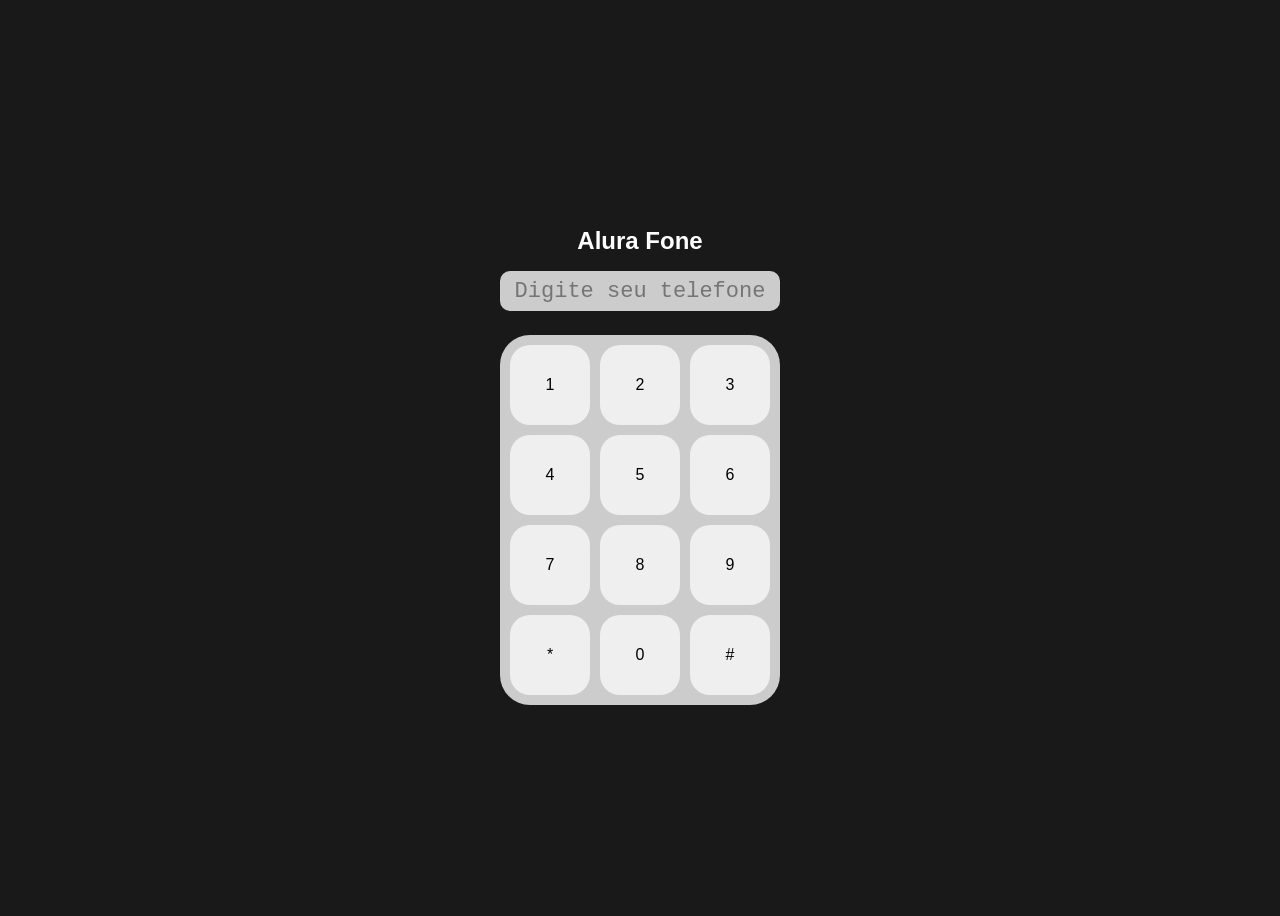
<file: Alura Fone/index.html>
<!DOCTYPE html>
<html lang="en">
<head>
    <meta charset="UTF-8">
    <meta http-equiv="X-UA-Compatible" content="IE=edge">
    <meta name="viewport" content="width=device-width, initial-scale=1.0">
    <link rel="stylesheet" href="style.css">
    <title>Document</title>
</head>
<body>
    <h1> Alura Fone </h1>
    <input id="campo" type="tel" placeholder="Digite seu telefone">
    <section class="teclado">
       <input type="button" value="1">
        <input type="button" value="2">
        <input type="button" value="3">
        <input type="button" value="4">
        <input type="button" value="5">
        <input type="button" value="6">
        <input type="button" value="7">
        <input type="button" value="8">
        <input type="button" value="9">
        <input type="button" value="*">
        <input type="button" value="0">
        <input type="button" value="#">
      </section>
    <script src="main.js"></script>
</body>
</html>
</file>
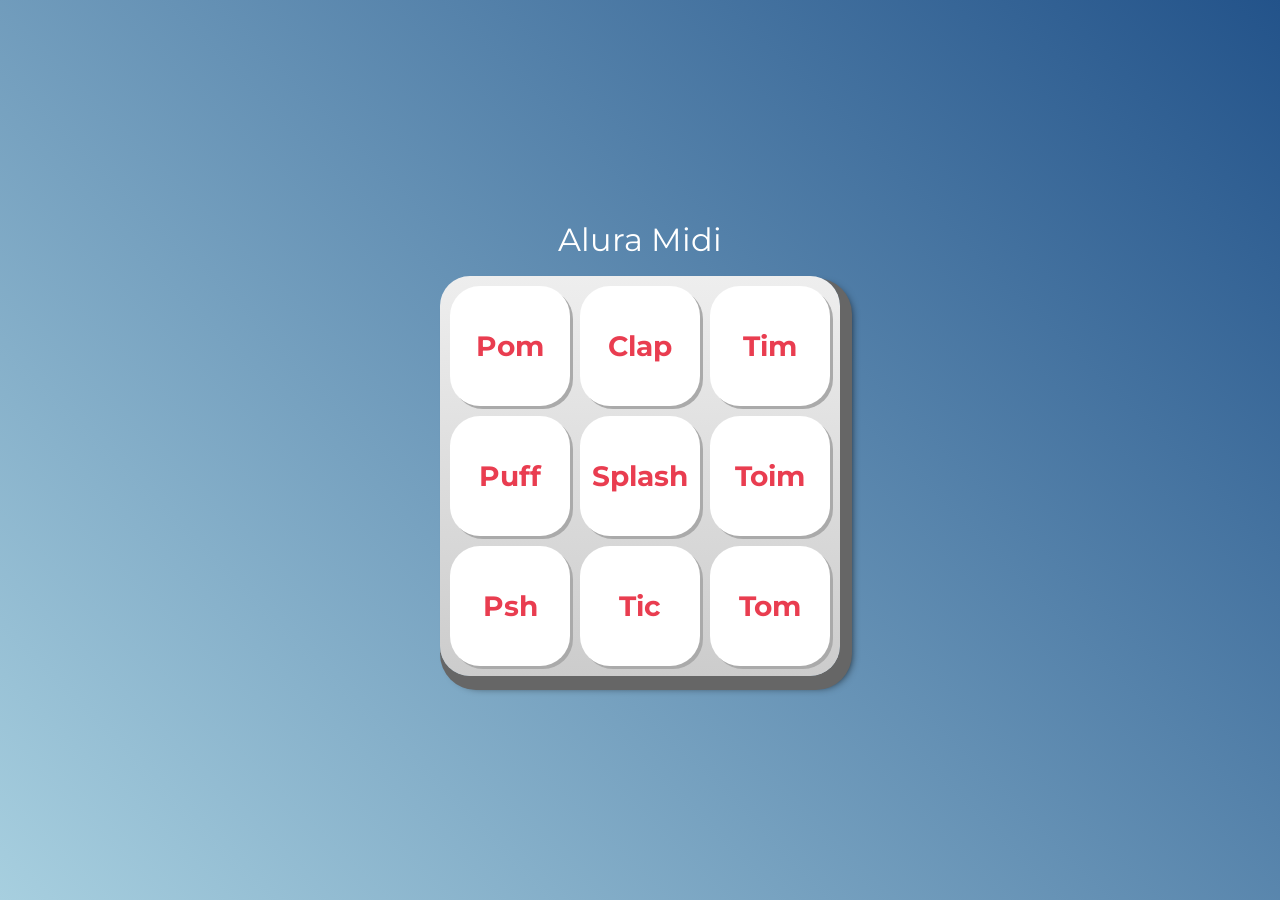
<file: Aluramidi/index.html>
<!DOCTYPE html>
<html lang="pt-BR">
<head>
    <meta charset="UTF-8">
    <meta http-equiv="X-UA-Compatible" content="IE=edge">
    <meta name="viewport" content="width=device-width, initial-scale=1.0">

    <title>Alura MIDI</title>

    <link rel="preconnect" href="https://fonts.googleapis.com">
    <link rel="preconnect" href="https://fonts.gstatic.com" crossorigin>
    <link href="https://fonts.googleapis.com/css2?family=Montserrat:wght@500;600&display=swap" rel="stylesheet">

    <link rel="icon" type="image/png" href="images/bateria.png">
    <link rel="stylesheet" href="css/reset.css">
    <link rel="stylesheet" href="css/estilos.css">

</head>
<body>

    <h1>Alura Midi</h1>

    <section class="teclado">
        <button data-atribute="pom" class="tecla tecla_pom">Pom</button>
        <button data-atribute="clap" class="tecla tecla_clap">Clap</button>
        <button data-atribute="tim" class="tecla tecla_tim">Tim</button>

        <button data-atribute="puff" class="tecla tecla_puff">Puff</button>
        <button data-atribute="splash" class="tecla tecla_splash">Splash</button>
        <button data-atribute="toim" class="tecla tecla_toim">Toim</button>

        <button data-atribute="psh" class="tecla tecla_psh">Psh</button>
        <button data-atribute="tic" class="tecla tecla_tic">Tic</button>
        <button data-atribute="tom" class="tecla tecla_tom">Tom</button>
    </section>

    <audio src="sounds/keyq.wav" id="som_tecla_pom"></audio>
    <audio src="sounds/keyw.wav" id="som_tecla_clap"></audio>
    <audio src="sounds/keye.wav" id="som_tecla_tim"></audio>
    <audio src="sounds/keya.wav" id="som_tecla_puff"></audio>
    <audio src="sounds/keys.wav" id="som_tecla_splash"></audio>
    <audio src="sounds/keyd.wav" id="som_tecla_toim"></audio>
    <audio src="sounds/keyz.wav" id="som_tecla_psh"></audio>
    <audio src="sounds/keyx.wav" id="som_tecla_tic"></audio>
    <audio src="sounds/keyc.wav" id="som_tecla_tom"></audio>
    <script src="./script/main.js"></script>
</body>
</html>
</file>
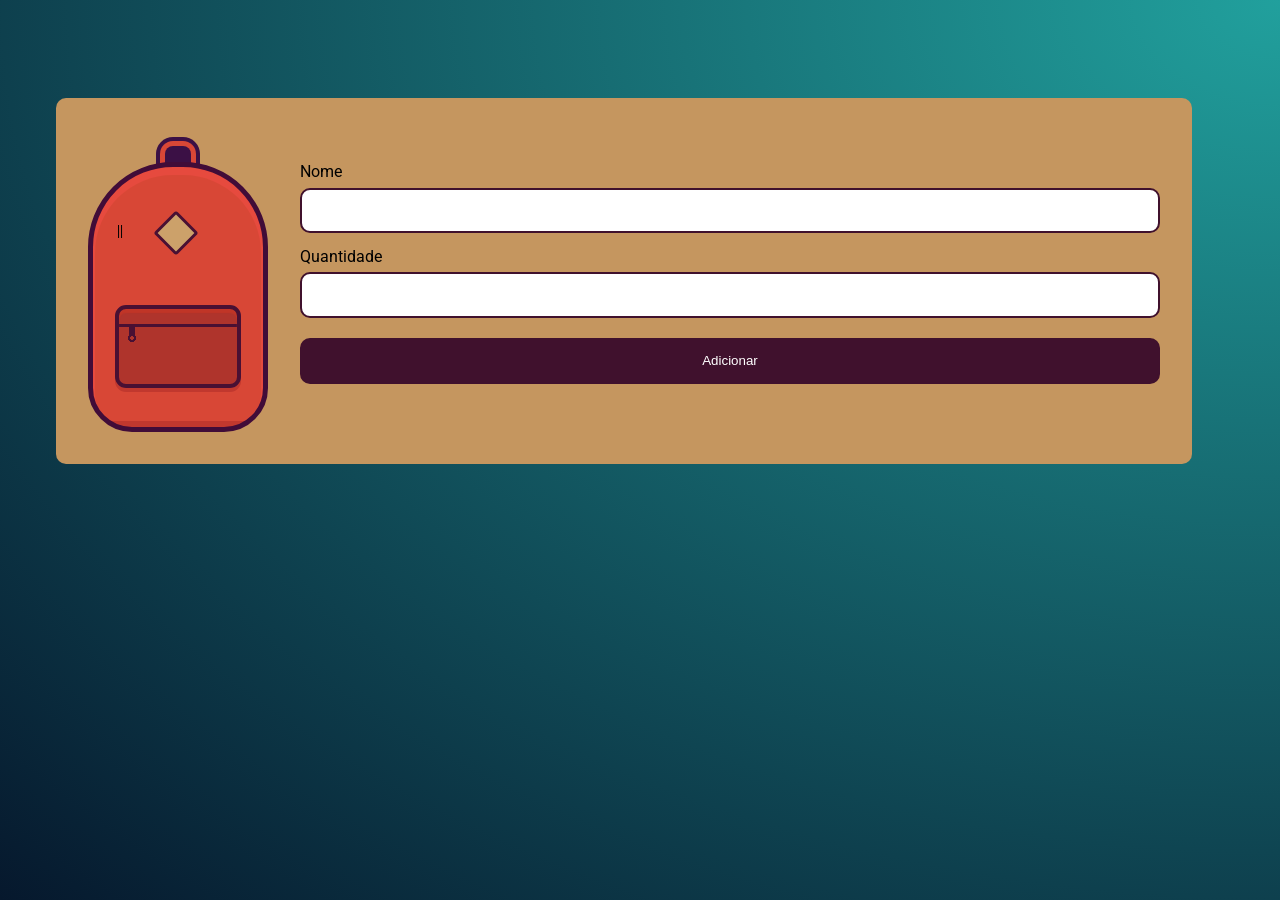
<file: Mochila de viagem/index.html>
<!DOCTYPE html>
<html lang="en">
<head>
    <meta charset="UTF-8">
    <meta http-equiv="X-UA-Compatible" content="IE=edge">
    <meta name="viewport" content="width=device-width, initial-scale=1.0">
    <title>Mochila de viagem</title>
    <link rel="stylesheet" href="css/style.css">

    <link rel="preconnect" href="https://fonts.googleapis.com">
    <link rel="preconnect" href="https://fonts.gstatic.com" crossorigin>
    <link href="https://fonts.googleapis.com/css2?family=Roboto&display=swap" rel="stylesheet"> 
</head>
<body>
    <main class="conteudo">
        <div class="principal">
            <div class="mochila"></div>
            <form action="" class="adicionar">
                <label for="item">Nome</label>
                <input type="text" name="nome" id="nome">
                <label for="item">Quantidade</label>
                <input type="number" name="quantidade" id="quantidade">
                <input type="submit" value="Adicionar" class="cadastrar">
            </form>
        </div>
        
        <ul class="lista" id="lista">
            <!-- <li class="item"><strong>7</strong>Camisas</li>
            <li class="item"><strong>1</strong>Calça</li>
            <li class="item"><strong>3</strong>Casaco</li>
            <li class="item"><strong>3</strong>Meia</li>
            <li class="item"><strong>10</strong>Cuecas</li>
            <li class="item"><strong>2</strong>Tênis</li>
            <li class="item"><strong>1</strong>Celular</li>
            <li class="item"><strong>1</strong>Carregador</li>
            <li class="item"><strong>1</strong>Adaptador de tomada</li> -->
        </ul>
    </main>
    <script src="./js/main.js"></script>
</body>
</html>
</file>
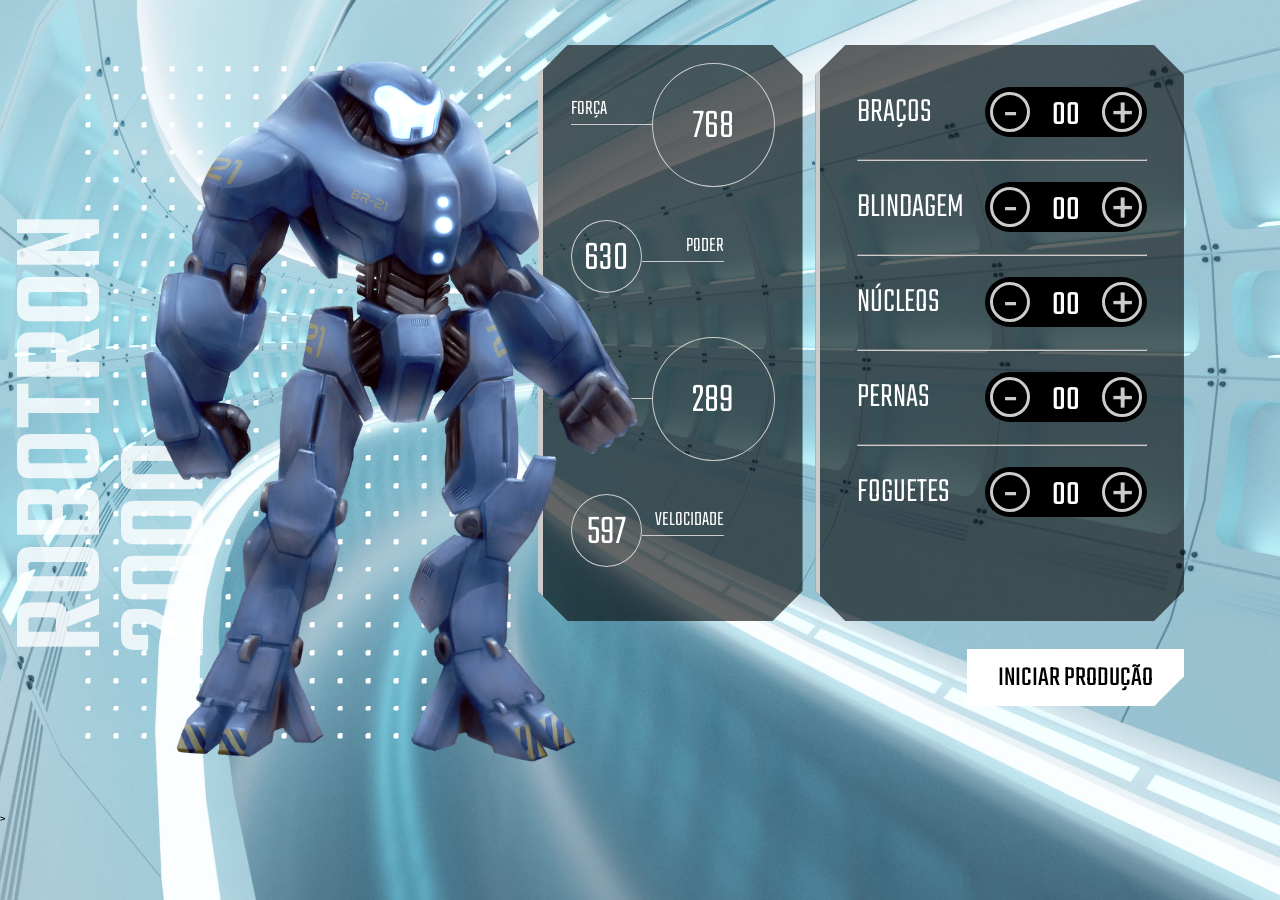
<file: Robotron 2000/index.html>
<!DOCTYPE html>
<html lang="en">
<head>
    <meta charset="UTF-8">
    <meta http-equiv="X-UA-Compatible" content="IE=edge">
    <meta name="viewport" content="width=device-width, initial-scale=1.0">
    <link rel="shortcut icon" type="image/jpg" href="img/favicon.ico"/>
    <title>Robotron 2000</title>

    <link rel="stylesheet" href="css/style.css">
    <link rel="preconnect" href="https://fonts.googleapis.com">
    <link rel="preconnect" href="https://fonts.gstatic.com" crossorigin>
    <link href="https://fonts.googleapis.com/css2?family=Teko:wght@300;500&display=swap" rel="stylesheet"> 
</head>
<body>
    <main>
        <section class="robotron">
            <img class="robo" src="img/robotron.png" alt="Robotron" id="robotron">
            <figcaption class="titulo">ROBOTRON <br>2000</figcaption>
        </section>

        <section class="box estatisticas">
            <div class="estatistica">
                <p class="estatistica-titulo">Força</p>
                <div class="estatistica-valor">
                    <p class="estatistica-numero" data-estatistica="forca">768</p>
                </div>
            </div>
            <div class="estatistica">
                <p class="estatistica-titulo">Poder</p>
                <div class="estatistica-valor">
                    <p class="estatistica-numero" data-estatistica="poder">630</p>
                </div>
            </div>
            <div class="estatistica">
                <p class="estatistica-titulo">Energia</p>
                <div class="estatistica-valor">
                    <p class="estatistica-numero" data-estatistica="energia">289</p>
                </div>
            </div>
            <div class="estatistica">
                <p class="estatistica-titulo">Velocidade</p>
                <div class="estatistica-valor">
                    <p class="estatistica-numero" data-estatistica="velocidade">597</p>
                </div>
            </div>
        </section>

        <section class="equipamentos">
            <form action="" class="montador">
                <div class="box montador-conteudo">
                    <div class="peca">
                        <label for="" class="peca-titulo">Braços</label>
                        <div class="controle">
                            <buttom class="controle-ajuste" data-controle="-" data-peca="bracos">-</buttom>
                            <input type="text" class="controle-contador" value="00" data-contador>
                            <buttom class="controle-ajuste" data-controle="+" data-peca="bracos">+</buttom>
                        </div>
                    </div>
                    <hr class="linha">
                    <div class="peca">
                        <label for="" class="peca-titulo">Blindagem</label>
                        <div class="controle">
                            <buttom class="controle-ajuste" data-controle="-" data-peca="blindagem'">-</buttom>
                            <input type="text" class="controle-contador" value="00" data-contador>
                            <buttom class="controle-ajuste" data-controle="+" data-peca="blindagem'">+</buttom>
                        </div>
                    </div>
                    <hr class="linha">
                    <div class="peca">
                        <label for="" class="peca-titulo">Núcleos</label>
                        <div class="controle">
                            <buttom class="controle-ajuste" data-controle="-" data-peca="nucleos">-</buttom>
                            <input type="text" class="controle-contador" value="00" data-contador>
                            <buttom class="controle-ajuste" data-controle="+" data-peca="nucleos">+</buttom>
                        </div>
                    </div>
                    <hr class="linha">
                    <div class="peca">
                        <label for="" class="peca-titulo">Pernas</label>
                        <div class="controle">
                            <buttom class="controle-ajuste" data-controle="-" data-peca="pernas">-</buttom>
                            <input type="text" class="controle-contador" value="00" data-contador>
                            <buttom class="controle-ajuste" data-controle="+" data-peca="pernas">+</buttom>
                        </div>
                    </div>
                    <hr class="linha">
                    <div class="peca">
                        <label for="" class="peca-titulo">Foguetes</label>
                        <div class="controle">
                            <buttom class="controle-ajuste" data-controle="-" data-peca="foguetes">-</buttom>
                            <input type="text" class="controle-contador" value="00" data-contador>
                            <buttom class="controle-ajuste" data-controle="+" data-peca="foguetes">+</buttom>
                        </div>
                    </div>
                </div>
                <input type="submit" value="Iniciar produção" class="producao" id="producao">
            </form>
        </section>
    </main>
    ><script src="./js/main.js"></script>
</body>
</html>
</file>
<file: Alura Fone/style.css>
* {
    box-sizing: border-box;
  /*   margin: 0;
    padding: 0; */
  }
  
  body {
    display: flex;
    justify-content: center;
    align-items: center;
    flex-direction: column;
  
    background-color: #191919;
    min-height: 100vh;
  }
  
  input {
    border: none;
    color: inherit;
    font-size: inherit;
    font-weight: inherit;
    font-family: inherit;
  }
  
  h1 {
    font-family: 'Montserrat', sans-serif;
    font-size: 24px;
    color: #fff;
  }
  
  .teclado {
    display: grid;
    grid-template-columns: repeat(3, 1fr);
    gap: 10px; 
  
    background-color: #cccccc;
    border-radius: 30px;
  
    padding: 10px;
  }
  
  input[type=button] {
    border-radius: 20px;
    cursor: pointer;
    font-family: 'Montserrat', sans-serif;
    height: 80px;
    width: 80px;
  }
  
  input[type=tel] {
    background-color: #cccccc;
    border-radius: 10px;
    font-family: monospace;
    font-size: 22px;
    height: 40px;
    margin-bottom: 24px;
    padding: 10px;
    text-align: center;
    width: 280px;
  }
  
  .ativa {
    background-color: yellow;
  }
</file>
<file: Aluramidi/css/estilos.css>
:root {
  --cinza: #aaa;
  --vermelha: #e93d50;
  --vermelha-escura: #af303f;
  --branca: #fff;
  --luz: rgb(229, 255, 0);
}

body {
  align-items: center;
  background: linear-gradient(45deg, #a7cfdf 0%,#23538a 100%);
  display: flex;
  justify-content: center;
  flex-direction: column;
  font-family: 'Montserrat', sans-serif;
  min-height: 100vh;
}

h1 {
  color: var(--branca);
  margin-bottom: 20px;
  font-size: 2rem;
}

.teclado {
  background: linear-gradient(to bottom, #eeeeee 0%,#cccccc 100%);
  box-shadow: 6px 8px 0 6px #666, 10px 10px 10px #000;
  border-radius: 30px;
  display: grid;
  gap: 10px;
  grid-template-columns: repeat(3, 1fr);
  padding: 10px;
}

.tecla {
  background-color: var(--branca);
  border-radius: 30px;
  box-shadow: 3px 3px 0 var(--cinza);
  color: var(--vermelha);
  cursor: pointer;
  height: 120px;
  font-size: 1.75em;
  font-weight: bold;
  line-height: 120px;
  text-align: center;
  width: 120px;
}

.tecla.ativa,
.tecla:active {
  background-color: var(--vermelha);
  border: 4px solid  var(--vermelha);
  box-shadow: 3px 3px 0 var(--vermelha-escura) inset;
  color: var(--branca);
  outline: none;
}
 
.tecla.focus,
.tecla:focus {
  outline: none;
  box-shadow: 1px 1px 10px var(--luz);
}

.tecla.active:focus,
.tecla:active:focus {
  box-shadow: 3px 3px 0 var(--vermelha-escura) inset, 1px 1px 10px var(--luz);
}
</file>
<file: Mochila de viagem/css/style.css>
html {
    background: radial-gradient(farthest-corner at right top,#21A09D, #06182D);
    height: 100%;
    font-family: 'Roboto', cursive;
}

.conteudo {
    padding: 10vh 3em 0;
    display: flex;
    align-items: flex-start;
    gap: 2em;
}

.principal {
    flex-grow: 1;
    flex-basis: auto;
    min-width: 600px;
    padding: 4em 2em 2em;
    box-sizing: border-box;
    display: flex;
    background: #C5965F;
    border-radius: 10px;
    gap: 2em;
}
  
.mochila {
    min-width: 170px;
    max-width: 170px;
    height: 180px;
    padding-top: 80px;
    background-color: #d84736;
    box-shadow: inset 0 6px 0 2px #e64a3e, 0 -93px 0 -77px #3b1045, 0 -93px 0 -72px #d84736, 0 -93px 0 -68px #3b1045;
    background-image: linear-gradient(to right, transparent 5px, transparent 20px, transparent 1px, transparent 25px, transparent 5px, transparent 20px, transparent 20px, transparent 86px, #c1382e 45px, #c1382e 230px, transparent 25px, transparent 172px );
    background-position: center 254px;
    background-size: 305px 6px;
    background-repeat: repeat-x; 
    border: 5px solid #410c38;
    border-radius: 85px 85px 44px 44px;
    display: inline-block;
    vertical-align: top;
    flex-basis: auto;
    flex-grow: 1;
}
  
.mochila:before, .mochila:after {
    display: block;
    content: '';
    position: absolute;
  }
  
.mochila:before {
    height: 75px;
    width: 118px;
    background-image: radial-gradient(circle closest-corner at 13px 29px , #af342c, #af342c 2px, transparent 2px, transparent), radial-gradient(circle closest-corner at 13px 29px , #491033, #491033 4px, transparent 4px, transparent), linear-gradient(to bottom, transparent 10px, transparent 15px, #491033 5px, #491033 18px, transparent 18px, transparent 100px), linear-gradient(to right, #af342c 10px, #af342c 10px, transparent 10px, transparent 16px, #af342c 9px, #af342c 50px), linear-gradient(to bottom, #af342c 8px, #af342c 16px, #491033 8px, #491033 30px, #af342c 20px, #af342c 72px, #af342c 10px, #af342c 57px, #af342c 5%);
    margin-left: 22px;
    margin-top: 58px;
    border: 4px solid #491033;
    border-radius: 11px;
    box-shadow: 0 4px 0 0 #c1382e, inset 0px 4px 1px 0 #c03527;
    content: '||';
    color: transparent;
    font-family: Comic Sans MS;
    font-weight: bold;
    z-index: 1;
    text-shadow: rgb(0, 0, 0) -2px -86px 0px;
    font-size: 14px;
}
  
.mochila:after {
    margin-left: 67px;
    margin-top: -30px;
    background: #cca16a;
    width:26px;
    height:26px;
    border: 3px solid #491033;
    border-radius: 3px;
    transform: rotate(45deg);
}

.adicionar {
    width: 100%;
}

.adicionar input {
    width: 100%;
    box-sizing: border-box;
    margin: 0.5em 0 1em;
    padding: 1em 0.5em;
    border-radius: 10px;
    border: 2px solid #40112D;
}

.adicionar label {
    display: block;
}

.cadastrar {
    background-color: #40112D;
    color: #FFFFFF;
    cursor: pointer;
}

.lista {
    margin: 0;
    padding: 0;
}

.item {
    list-style: none;
    padding: 0.6em 2em;
    background: #FFFFFF;
    border-radius: 10px;
    margin: 0 0 1em;
    width: 100%;
    box-sizing: border-box;
    display: inline-flex;
    align-items: center;
    gap: 1em;
    font-size: 20px;
}

.item strong {
    border-radius: 50%;
    display: flex;
    align-items: center;
    justify-content: center;
    width: 40px;
    height: 40px;
    Background: #C5965F;
    font-weight: 400;
}
</file>
<file: Robotron 2000/css/style.css>
:root {
    --main-cinza: #CCCCCC;
    --main-branco: #FFFFFF;
    --main-preto: #000000;
}

* {
    box-sizing: border-box;
}

body {
    background: url(../img/fundo.jpg);
    background-position: center center;
    background-size: cover cover;
    padding: 0;
    margin: 0;
    font-weight: 300;
}

body, input {
    font-family: 'Teko', sans-serif;
}

main {
    width: 80vw;
    height: 80vh;
    margin: 10vh 8vw 10vh 12vw;
    display: flex;
    gap: 1vw;
}

.robotron {
    background: url(../img/estrutura.png) no-repeat;
    background-position: center center;
    margin: 0;
    flex-basis: 40%;
    position: relative;
}

.robo {
    height: 110%;
    z-index: 1;
    position: absolute;
    left: -20%;
    top: -5%;
}

.titulo {
    transform: rotate(180deg);
    font-weight: 500;
    font-size: 130px;
    position: absolute;
    bottom: 7rem;
    left: -3rem;
    line-height: 0.8;
    writing-mode: vertical-rl;
    text-orientation: mixed;
    color: rgba(255,255,255,0.8)
}

.box {
    background: rgba(0,0,0,0.6);
    clip-path: polygon(calc(100% - 30px) 0, 100% 30px, 100% calc(100% - 30px), calc(100% - 30px) 100%, 30px 100%, 0 calc(100% - 30px), 0 30px, 30px 0);
    border-left: 5px solid var(--main-cinza);
    height: 80%;
}

/****************************** Equipamentos *****/

.equipamentos {
    flex-basis: 32%;
}

.montador {
    height: 100%;;
}

.montador-conteudo {
    padding: 2em 10%;
}

.peca {
    padding: 1em 0;
}

.peca-titulo {
    color: var(--main-branco);
    text-transform: uppercase;
    font-size: 2.5em;
}

.controle {
    background: var(--main-preto);
    border-radius: 25px;
    float: right;
    display: inline-flex;
    padding: 5px;
    align-items: center;
    align-self: flex-end;
}

.controle-contador {
    width: 40px;
    height: 35px;
    background: none;
    border: 0;
    margin: 0 1rem;
    color: var(--main-branco);
    text-align: center;
    font-size: 2.5em;
    display: inline-flex;
    align-items: center;
    padding-top: 8px;
}

.controle-ajuste {
    display: inline-block;
    width: 40px;
    height: 40px;
    line-height: 44px;
    border-radius: 50%;
    color: var(--main-cinza);
    font-size: 4em;
    background: var(--main-preto);
    text-align: center;
    border: 3px solid var(--main-cinza);
    cursor: pointer;
}

.linha {
    border-color: var(--main-cinza);
}

.producao {
    margin-top: 1em;
    font-size: 2em;
    text-transform: uppercase;
    padding: 0.2em 1em;
    float: right;
    border: 3px solid var(--main-branco);
    background: var(--main-branco);
    clip-path: polygon(100% 0, 100% calc(100% - 30px), calc(100% - 30px) 100%, 0 100%, 0 0);
    cursor: pointer;
}

.producao:hover {
    background: var(--main-preto);
    color: var(--main-branco)
}



/****************************** Estatísticas *****/
.estatisticas {
    flex-basis: 23%;
    padding: 2em 2em 0;
}

.estatistica {
    color: var(--main-branco);
    display: flex;
    align-items: flex-start;
    height: 25%;
}

.estatistica-titulo {
    font-size: 1.5em;
    border-bottom: 1px solid var(--main-cinza);
    flex-basis: 40%;
    text-transform: uppercase;
    order: 1
}

.estatistica-valor {
    flex-basis: 60%;
    position: relative;
    margin: 10px 0 0;
    order: 2;
    margin: -10px 0 0;
}

.estatistica-valor::after {
    content: "";
    display: block;
    padding-bottom: 100%;
    border: 1px solid var(--main-cinza);
    border-radius: 50%;
}

.estatistica-numero {
    position: absolute;
    top: 50%;
    transform: translateY(-46%);
    width: 100%;
    line-height: 100%;
    text-align: center;
    font-size: 3em;
    margin: 0;
}

.estatistica:nth-child(2n) .estatistica-titulo {
    order: 2;
    text-align: right;
}

.estatistica:nth-child(2n) .estatistica-valor {
    order: 1;
    flex-basis: 35%;
    margin: 10px 0 0;
}

@media screen and (max-width: 1600px) {
    body { 
        font-size: 14px;
    }
    main {
        width: 90vw;
        height: 80vh;
        margin: 5vh auto;
    }
}

@media screen and (max-width: 1200px) {
    body { 
        font-size: 13px;
    }

    main {
        width: 96vw;
        height: 80vh;
        margin: 10vh auto;
    }
}
</file>
